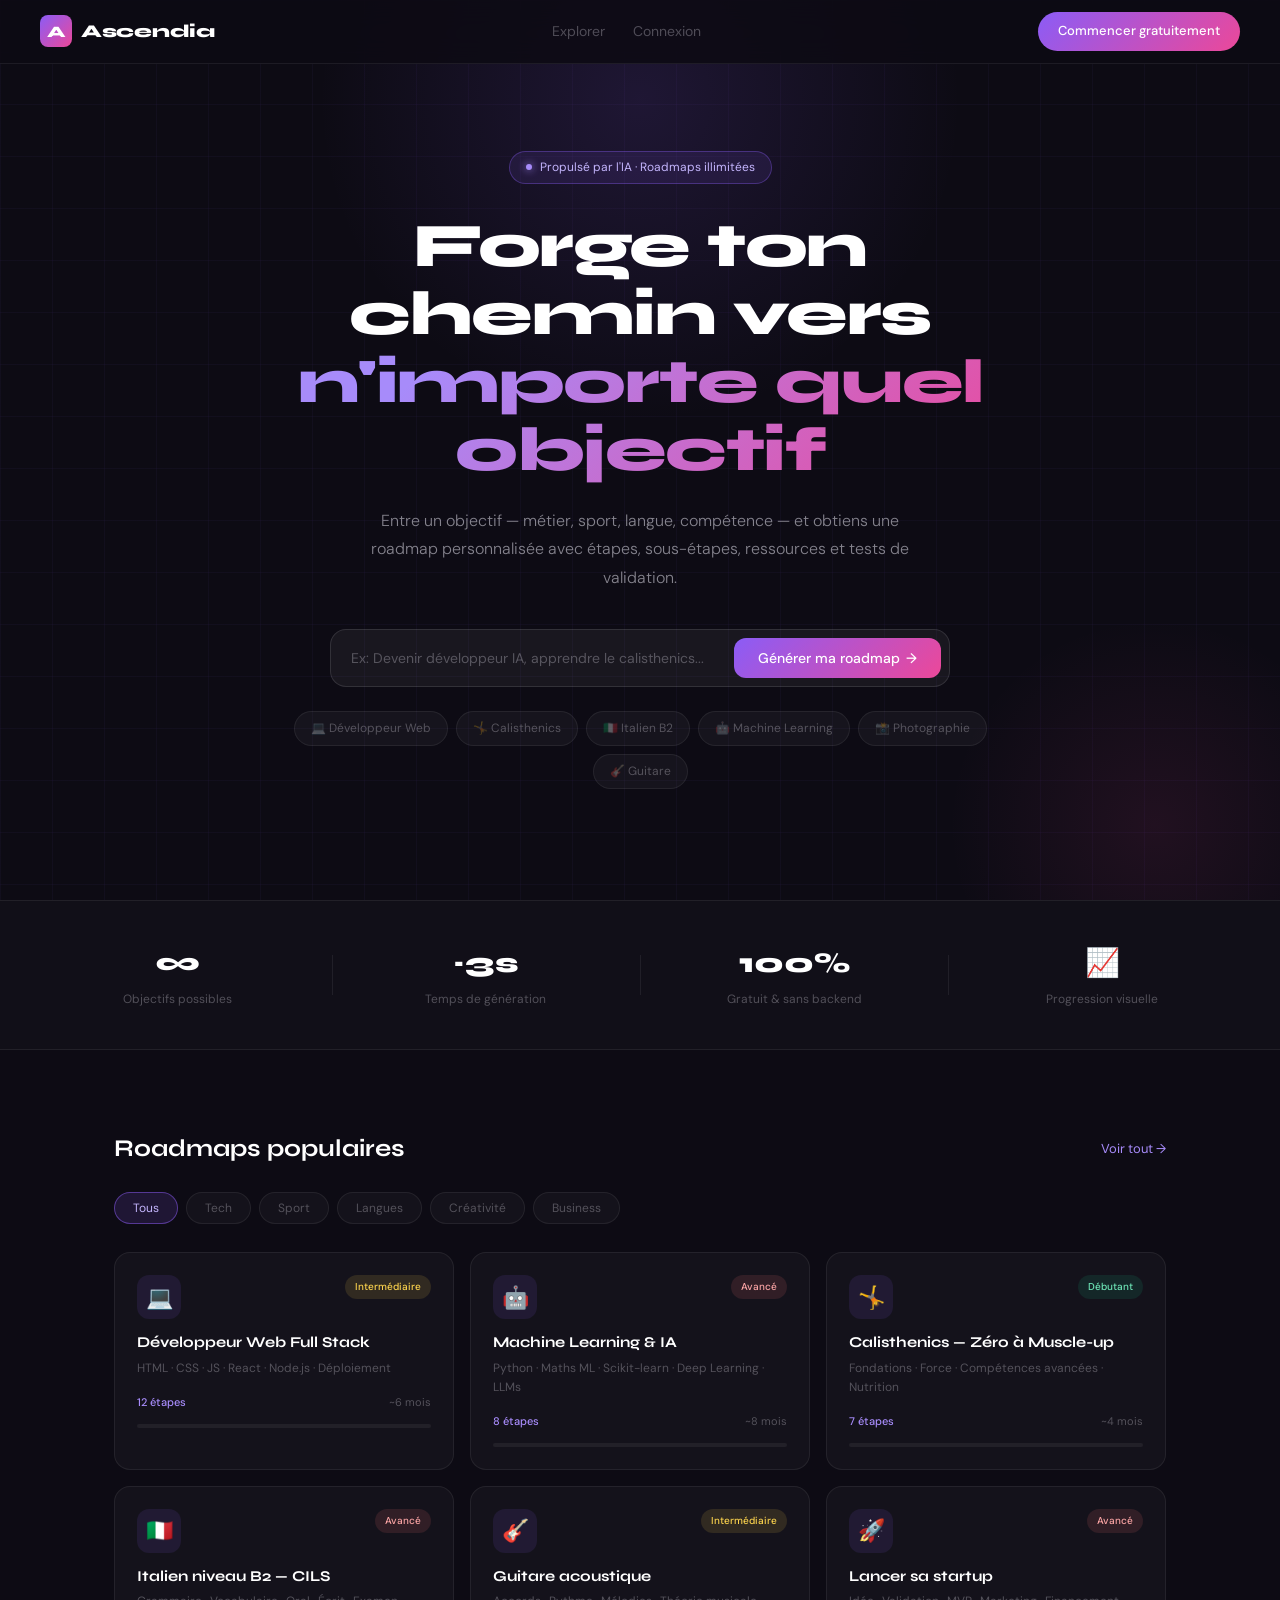
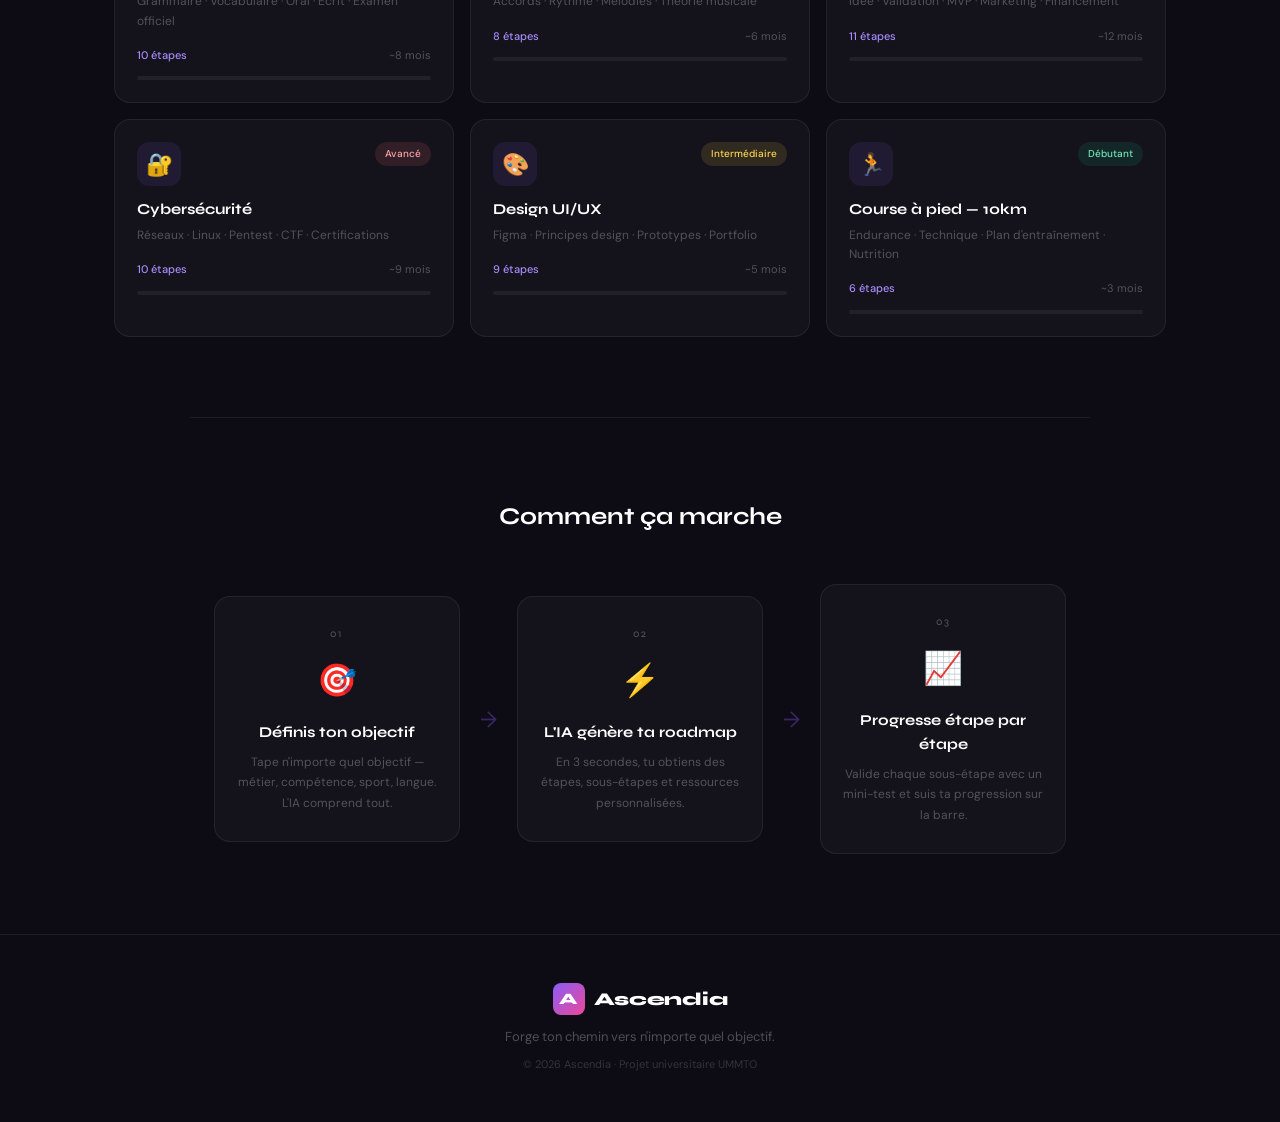
<file: index.html>
<!doctype html>
<html lang="fr">
  <head>
    <meta charset="UTF-8" />
    <meta name="viewport" content="width=device-width, initial-scale=1.0" />
    <title>Ascendia — Forge ton chemin</title>
    <link rel="preconnect" href="https://fonts.googleapis.com" />
    <link
      href="https://fonts.googleapis.com/css2?family=Syne:wght@400;700;800&family=DM+Sans:ital,wght@0,300;0,400;0,500;1,300&display=swap"
      rel="stylesheet"
    />
    <link rel="stylesheet" href="global.css" />
    <link rel="stylesheet" href="index.css" />
  </head>
  <body>
    <!-- ══════════════════════════════
       NAVIGATION
  ══════════════════════════════ -->
    <nav id="navbar">
      <div class="nav-inner">
        <a href="index.html" class="nav-logo">
          <span class="logo-mark">A</span>
          <span class="logo-text">Ascendia</span>
        </a>
        <div class="nav-links">
          <a href="">Explorer</a>
          <a href="PageConnexion.html">Connexion</a>
        </div>
        <a href="PageAuthentification.html" class="nav-cta"
          >Commencer gratuitement</a
        >
      </div>
    </nav>

    <main>
      <!-- ══════════════════════════════
         HERO
    ══════════════════════════════ -->
      <section class="hero">
        <div class="hero-bg">
          <div class="orb orb-1"></div>
          <div class="orb orb-2"></div>
          <div class="grid-overlay"></div>
        </div>

        <div class="hero-content">
          <div class="hero-chip">
            <span class="chip-dot"></span>
            Propulsé par l'IA · Roadmaps illimitées
          </div>

          <h1 class="hero-title">
            Forge ton chemin vers
            <span class="title-gradient">n'importe quel objectif</span>
          </h1>

          <p class="hero-sub">
            Entre un objectif — métier, sport, langue, compétence — et obtiens
            une roadmap personnalisée avec étapes, sous-étapes, ressources et
            tests de validation.
          </p>

          <div class="search-wrap">
            <input
              type="text"
              class="search-input"
              placeholder="Ex: Devenir développeur IA, apprendre le calisthenics..."
            />
            <button class="search-btn">
              Générer ma roadmap <span class="btn-arrow">→</span>
            </button>
          </div>

          <div class="suggestions">
            <span class="sug">💻 Développeur Web</span>
            <span class="sug">🤸 Calisthenics</span>
            <span class="sug">🇮🇹 Italien B2</span>
            <span class="sug">🤖 Machine Learning</span>
            <span class="sug">📸 Photographie</span>
            <span class="sug">🎸 Guitare</span>
          </div>
        </div>
      </section>

      <!-- ══════════════════════════════
         STATS
    ══════════════════════════════ -->
      <section class="stats-section">
        <div class="stat-item">
          <div class="stat-num">∞</div>
          <div class="stat-label">Objectifs possibles</div>
        </div>
        <div class="stat-divider"></div>
        <div class="stat-item">
          <div class="stat-num">~3s</div>
          <div class="stat-label">Temps de génération</div>
        </div>
        <div class="stat-divider"></div>
        <div class="stat-item">
          <div class="stat-num">100%</div>
          <div class="stat-label">Gratuit & sans backend</div>
        </div>
        <div class="stat-divider"></div>
        <div class="stat-item">
          <div class="stat-num">📈</div>
          <div class="stat-label">Progression visuelle</div>
        </div>
      </section>

      <!-- ══════════════════════════════
         ROADMAPS POPULAIRES
    ══════════════════════════════ -->
      <section class="cards-section">
        <div class="section-header">
          <h2 class="section-title">Roadmaps populaires</h2>
          <a href="content/explorer.html" class="section-more">Voir tout →</a>
        </div>

        <div class="filter-bar">
          <button class="filter-btn active">Tous</button>
          <button class="filter-btn">Tech</button>
          <button class="filter-btn">Sport</button>
          <button class="filter-btn">Langues</button>
          <button class="filter-btn">Créativité</button>
          <button class="filter-btn">Business</button>
        </div>

        <div class="cards-grid">
          <a href="content/roadmap.html" class="road-card">
            <div class="card-top">
              <div class="card-icon">💻</div>
              <span class="card-badge badge-medium">Intermédiaire</span>
            </div>
            <div class="card-name">Développeur Web Full Stack</div>
            <div class="card-desc">
              HTML · CSS · JS · React · Node.js · Déploiement
            </div>
            <div class="card-footer">
              <span class="card-meta">12 étapes</span>
              <span class="card-time">~6 mois</span>
            </div>
            <div class="card-bar">
              <div class="card-bar-fill" style="width: 0%"></div>
            </div>
          </a>

          <a href="content/roadmap.html" class="road-card">
            <div class="card-top">
              <div class="card-icon">🤖</div>
              <span class="card-badge badge-hard">Avancé</span>
            </div>
            <div class="card-name">Machine Learning & IA</div>
            <div class="card-desc">
              Python · Maths ML · Scikit-learn · Deep Learning · LLMs
            </div>
            <div class="card-footer">
              <span class="card-meta">8 étapes</span>
              <span class="card-time">~8 mois</span>
            </div>
            <div class="card-bar">
              <div class="card-bar-fill" style="width: 0%"></div>
            </div>
          </a>

          <a href="content/roadmap.html" class="road-card">
            <div class="card-top">
              <div class="card-icon">🤸</div>
              <span class="card-badge badge-easy">Débutant</span>
            </div>
            <div class="card-name">Calisthenics — Zéro à Muscle-up</div>
            <div class="card-desc">
              Fondations · Force · Compétences avancées · Nutrition
            </div>
            <div class="card-footer">
              <span class="card-meta">7 étapes</span>
              <span class="card-time">~4 mois</span>
            </div>
            <div class="card-bar">
              <div class="card-bar-fill" style="width: 0%"></div>
            </div>
          </a>

          <a href="content/roadmap.html" class="road-card">
            <div class="card-top">
              <div class="card-icon">🇮🇹</div>
              <span class="card-badge badge-hard">Avancé</span>
            </div>
            <div class="card-name">Italien niveau B2 — CILS</div>
            <div class="card-desc">
              Grammaire · Vocabulaire · Oral · Écrit · Examen officiel
            </div>
            <div class="card-footer">
              <span class="card-meta">10 étapes</span>
              <span class="card-time">~8 mois</span>
            </div>
            <div class="card-bar">
              <div class="card-bar-fill" style="width: 0%"></div>
            </div>
          </a>

          <a href="content/roadmap.html" class="road-card">
            <div class="card-top">
              <div class="card-icon">🎸</div>
              <span class="card-badge badge-medium">Intermédiaire</span>
            </div>
            <div class="card-name">Guitare acoustique</div>
            <div class="card-desc">
              Accords · Rythme · Mélodies · Théorie musicale
            </div>
            <div class="card-footer">
              <span class="card-meta">8 étapes</span>
              <span class="card-time">~6 mois</span>
            </div>
            <div class="card-bar">
              <div class="card-bar-fill" style="width: 0%"></div>
            </div>
          </a>

          <a href="content/roadmap.html" class="road-card">
            <div class="card-top">
              <div class="card-icon">🚀</div>
              <span class="card-badge badge-hard">Avancé</span>
            </div>
            <div class="card-name">Lancer sa startup</div>
            <div class="card-desc">
              Idée · Validation · MVP · Marketing · Financement
            </div>
            <div class="card-footer">
              <span class="card-meta">11 étapes</span>
              <span class="card-time">~12 mois</span>
            </div>
            <div class="card-bar">
              <div class="card-bar-fill" style="width: 0%"></div>
            </div>
          </a>

          <a href="content/roadmap.html" class="road-card">
            <div class="card-top">
              <div class="card-icon">🔐</div>
              <span class="card-badge badge-hard">Avancé</span>
            </div>
            <div class="card-name">Cybersécurité</div>
            <div class="card-desc">
              Réseaux · Linux · Pentest · CTF · Certifications
            </div>
            <div class="card-footer">
              <span class="card-meta">10 étapes</span>
              <span class="card-time">~9 mois</span>
            </div>
            <div class="card-bar">
              <div class="card-bar-fill" style="width: 0%"></div>
            </div>
          </a>

          <a href="content/roadmap.html" class="road-card">
            <div class="card-top">
              <div class="card-icon">🎨</div>
              <span class="card-badge badge-medium">Intermédiaire</span>
            </div>
            <div class="card-name">Design UI/UX</div>
            <div class="card-desc">
              Figma · Principes design · Prototypes · Portfolio
            </div>
            <div class="card-footer">
              <span class="card-meta">9 étapes</span>
              <span class="card-time">~5 mois</span>
            </div>
            <div class="card-bar">
              <div class="card-bar-fill" style="width: 0%"></div>
            </div>
          </a>

          <a href="content/roadmap.html" class="road-card">
            <div class="card-top">
              <div class="card-icon">🏃</div>
              <span class="card-badge badge-easy">Débutant</span>
            </div>
            <div class="card-name">Course à pied — 10km</div>
            <div class="card-desc">
              Endurance · Technique · Plan d'entraînement · Nutrition
            </div>
            <div class="card-footer">
              <span class="card-meta">6 étapes</span>
              <span class="card-time">~3 mois</span>
            </div>
            <div class="card-bar">
              <div class="card-bar-fill" style="width: 0%"></div>
            </div>
          </a>
        </div>
      </section>

      <!-- ══════════════════════════════
         COMMENT ÇA MARCHE
    ══════════════════════════════ -->
      <section class="how-section">
        <h2
          class="section-title"
          style="text-align: center; margin-bottom: 48px"
        >
          Comment ça marche
        </h2>
        <div class="how-steps">
          <div class="how-step">
            <div class="how-num">01</div>
            <div class="how-icon">🎯</div>
            <h3>Définis ton objectif</h3>
            <p>
              Tape n'importe quel objectif — métier, compétence, sport, langue.
              L'IA comprend tout.
            </p>
          </div>

          <div class="how-arrow">→</div>

          <div class="how-step">
            <div class="how-num">02</div>
            <div class="how-icon">⚡</div>
            <h3>L'IA génère ta roadmap</h3>
            <p>
              En 3 secondes, tu obtiens des étapes, sous-étapes et ressources
              personnalisées.
            </p>
          </div>

          <div class="how-arrow">→</div>

          <div class="how-step">
            <div class="how-num">03</div>
            <div class="how-icon">📈</div>
            <h3>Progresse étape par étape</h3>
            <p>
              Valide chaque sous-étape avec un mini-test et suis ta progression
              sur la barre.
            </p>
          </div>
        </div>
      </section>
    </main>

    <!-- ══════════════════════════════
       FOOTER
  ══════════════════════════════ -->
    <footer class="footer">
      <div class="footer-inner">
        <div
          class="nav-logo"
          style="justify-content: center; margin-bottom: 12px"
        >
          <span class="logo-mark">A</span>
          <span class="logo-text">Ascendia</span>
        </div>
        <p class="footer-sub">Forge ton chemin vers n'importe quel objectif.</p>
        <p class="footer-copy">© 2026 Ascendia · Projet universitaire UMMTO</p>
      </div>
    </footer>
  </body>
</html>
</file>
<file: global.css>
/* ═══════════════════════════════════════
   ASCENDIA — global.css
   Styles partagés sur toutes les pages
═══════════════════════════════════════ */

:root {
  --bg:       #0d0b14;
  --bg2:      #13111a;
  --bg3:      #1a1630;
  --border:   rgba(255,255,255,0.07);
  --border-p: rgba(139,92,246,0.3);
  --text:     #e8e6f0;
  --text-2:   rgba(232,230,240,0.55);
  --text-3:   rgba(232,230,240,0.3);
  --purple:   #8b5cf6;
  --purple-l: #a78bfa;
  --pink:     #ec4899;
  --green:    #10b981;
  --radius-sm: 8px;
  --radius-md: 12px;
  --radius-lg: 16px;
  --font-head: 'Syne', sans-serif;
  --font-body: 'DM Sans', sans-serif;
}

*, *::before, *::after { box-sizing: border-box; margin: 0; padding: 0; }
html { scroll-behavior: smooth; }

body {
  font-family: var(--font-body);
  background: var(--bg);
  color: var(--text);
  min-height: 100vh;
  line-height: 1.6;
  overflow-x: hidden;
}

a { text-decoration: none; color: inherit; }
button { font-family: var(--font-body); cursor: pointer; border: none; background: none; }
input  { font-family: var(--font-body); }

/* ── Scrollbar ── */
::-webkit-scrollbar { width: 6px; }
::-webkit-scrollbar-track { background: var(--bg); }
::-webkit-scrollbar-thumb { background: rgba(139,92,246,0.3); border-radius: 3px; }

/* ══════════════════════════════
   NAVBAR
══════════════════════════════ */
#navbar {
  position: fixed;
  top: 0; left: 0; right: 0;
  z-index: 100;
  padding: 0 32px;
  height: 64px;
  display: flex;
  align-items: center;
  background: rgba(13,11,20,0.88);
  backdrop-filter: blur(14px);
  -webkit-backdrop-filter: blur(14px);
  border-bottom: 0.5px solid var(--border);
}

.nav-inner {
  width: 100%;
  max-width: 1200px;
  margin: 0 auto;
  display: flex;
  align-items: center;
  justify-content: space-between;
}

.nav-logo {
  display: flex;
  align-items: center;
  gap: 9px;
}

.logo-mark {
  width: 32px;
  height: 32px;
  border-radius: 8px;
  background: linear-gradient(135deg, var(--purple), var(--pink));
  display: flex;
  align-items: center;
  justify-content: center;
  font-family: var(--font-head);
  font-weight: 800;
  font-size: 16px;
  color: #fff;
  flex-shrink: 0;
}

.logo-text {
  font-family: var(--font-head);
  font-size: 18px;
  font-weight: 800;
  color: #fff;
  letter-spacing: -0.3px;
}

.nav-links {
  display: flex;
  gap: 28px;
  font-size: 14px;
  color: var(--text-3);
}

.nav-links a { transition: color 0.2s; }
.nav-links a:hover { color: var(--text); }

.nav-cta {
  background: linear-gradient(135deg, var(--purple), var(--pink));
  color: #fff;
  padding: 9px 20px;
  border-radius: 100px;
  font-size: 13px;
  font-weight: 500;
  transition: opacity 0.2s, transform 0.2s;
  display: inline-block;
}

.nav-cta:hover { opacity: 0.9; transform: scale(1.02); }

/* ══════════════════════════════
   FOOTER
══════════════════════════════ */
.footer {
  border-top: 0.5px solid var(--border);
  padding: 48px 24px;
  text-align: center;
}

.footer-inner { max-width: 400px; margin: 0 auto; }
.footer-sub  { font-size: 13px; color: var(--text-3); margin-bottom: 8px; }
.footer-copy { font-size: 11px; color: rgba(232,230,240,0.18); }

/* ══════════════════════════════
   RESPONSIVE
══════════════════════════════ */
@media (max-width: 768px) {
  #navbar { padding: 0 16px; }
  .nav-links { display: none; }
}
</file>
<file: index.css>
/* ═══════════════════════════════════════
   ASCENDIA — index.css
═══════════════════════════════════════ */

/* ══ HERO ══ */
.hero {
  position: relative;
  min-height: 100vh;
  display: flex;
  align-items: center;
  justify-content: center;
  padding: 120px 24px 80px;
  overflow: hidden;
}

.hero-bg { position: absolute; inset: 0; z-index: 0; pointer-events: none; }

.orb { position: absolute; border-radius: 50%; pointer-events: none; }

.orb-1 {
  width: 700px; height: 700px;
  top: -250px; left: 50%; transform: translateX(-50%);
  background: radial-gradient(circle, rgba(139,92,246,0.14) 0%, transparent 65%);
  animation: orbFloat 9s ease-in-out infinite;
}

.orb-2 {
  width: 450px; height: 450px;
  bottom: -150px; right: -100px;
  background: radial-gradient(circle, rgba(236,72,153,0.09) 0%, transparent 65%);
  animation: orbFloat 11s ease-in-out infinite reverse;
}

@keyframes orbFloat {
  0%,100% { transform: translateX(-50%) translateY(0);    }
  50%     { transform: translateX(-50%) translateY(-28px); }
}

.grid-overlay {
  position: absolute; inset: 0;
  background-image:
    linear-gradient(rgba(139,92,246,0.045) 1px, transparent 1px),
    linear-gradient(90deg, rgba(139,92,246,0.045) 1px, transparent 1px);
  background-size: 52px 52px;
}

.hero-content {
  position: relative; z-index: 1;
  text-align: center;
  max-width: 740px; width: 100%;
}

/* Chip */
.hero-chip {
  display: inline-flex; align-items: center; gap: 8px;
  background: rgba(139,92,246,0.11);
  border: 0.5px solid rgba(139,92,246,0.35);
  color: #c4b5fd; font-size: 12px;
  padding: 6px 16px; border-radius: 100px;
  margin-bottom: 28px;
  opacity: 0; animation: fadeUp 0.6s ease forwards 0.1s;
}

.chip-dot {
  width: 6px; height: 6px; border-radius: 50%; flex-shrink: 0;
  background: #a78bfa; box-shadow: 0 0 8px #a78bfa;
  animation: chipPulse 2.2s ease-in-out infinite;
}

@keyframes chipPulse {
  0%,100% { box-shadow: 0 0 4px #a78bfa;  }
  50%     { box-shadow: 0 0 14px #a78bfa; }
}

/* Titre */
.hero-title {
  font-family: var(--font-head);
  font-size: clamp(34px, 5.5vw, 62px);
  font-weight: 800; line-height: 1.1; letter-spacing: -1.5px;
  color: #fff; margin-bottom: 22px;
  opacity: 0; animation: fadeUp 0.6s ease forwards 0.25s;
}

.title-gradient {
  background: linear-gradient(135deg, #a78bfa 20%, #ec4899);
  -webkit-background-clip: text; -webkit-text-fill-color: transparent;
  background-clip: text; display: block;
}

/* Sous-titre */
.hero-sub {
  font-size: 16px; font-weight: 300; color: var(--text-2);
  max-width: 540px; margin: 0 auto 36px; line-height: 1.8;
  opacity: 0; animation: fadeUp 0.6s ease forwards 0.4s;
}

/* Recherche */
.search-wrap {
  display: flex; align-items: center;
  background: rgba(255,255,255,0.05);
  border: 0.5px solid rgba(255,255,255,0.11);
  border-radius: var(--radius-lg);
  padding: 8px 8px 8px 20px;
  max-width: 620px; margin: 0 auto 24px; gap: 10px;
  transition: border-color 0.3s, background 0.3s;
  opacity: 0; animation: fadeUp 0.6s ease forwards 0.55s;
}

.search-wrap:focus-within {
  border-color: rgba(139,92,246,0.5);
  background: rgba(139,92,246,0.07);
}

.search-input {
  flex: 1; background: transparent; border: none; outline: none;
  font-size: 14px; color: var(--text); min-width: 0;
}

.search-input::placeholder { color: var(--text-3); }

.search-btn {
  background: linear-gradient(135deg, var(--purple), var(--pink));
  color: #fff; padding: 11px 24px; border-radius: var(--radius-md);
  font-size: 14px; font-weight: 500; white-space: nowrap;
  transition: transform 0.2s, opacity 0.2s;
  display: flex; align-items: center; gap: 6px;
}

.search-btn:hover  { transform: scale(1.03); opacity: 0.95; }
.search-btn:active { transform: scale(0.98); }
.btn-arrow { transition: transform 0.2s; }
.search-btn:hover .btn-arrow { transform: translateX(4px); }

/* Suggestions */
.suggestions {
  display: flex; flex-wrap: wrap; gap: 8px; justify-content: center;
  opacity: 0; animation: fadeUp 0.6s ease forwards 0.7s;
}

.sug {
  padding: 7px 16px;
  background: rgba(255,255,255,0.04);
  border: 0.5px solid var(--border);
  border-radius: 100px; font-size: 12px; color: var(--text-3);
  cursor: pointer; transition: all 0.2s; display: inline-block;
}

.sug:hover {
  background: rgba(139,92,246,0.11);
  border-color: rgba(139,92,246,0.4);
  color: #c4b5fd; transform: translateY(-1px);
}

/* ══ STATS ══ */
.stats-section {
  display: flex; align-items: center; justify-content: center;
  padding: 28px 24px;
  border-top: 0.5px solid var(--border);
  border-bottom: 0.5px solid var(--border);
  background: rgba(255,255,255,0.015);
}

.stat-item { flex: 1; text-align: center; padding: 12px 24px; }

.stat-num {
  font-family: var(--font-head);
  font-size: 28px; font-weight: 800; color: #fff; margin-bottom: 4px;
}

.stat-label { font-size: 12px; color: var(--text-3); }

.stat-divider { width: 0.5px; height: 40px; background: var(--border); flex-shrink: 0; }

/* ══ SECTION ROADMAPS ══ */
.cards-section {
  padding: 80px 24px;
  max-width: 1100px; margin: 0 auto;
}

.section-header {
  display: flex; align-items: center; justify-content: space-between;
  margin-bottom: 24px;
}

.section-title {
  font-family: var(--font-head);
  font-size: 24px; font-weight: 700; color: #fff;
}

.section-more { font-size: 13px; color: #a78bfa; transition: opacity 0.2s; }
.section-more:hover { opacity: 0.7; }

/* Filtres */
.filter-bar { display: flex; gap: 8px; margin-bottom: 28px; flex-wrap: wrap; }

.filter-btn {
  padding: 7px 18px; border-radius: 100px; font-size: 12px;
  border: 0.5px solid var(--border); color: var(--text-3);
  background: rgba(255,255,255,0.03); transition: all 0.2s;
}

.filter-btn:hover { border-color: rgba(139,92,246,0.35); color: var(--text); }

.filter-btn.active {
  background: rgba(139,92,246,0.14);
  border-color: rgba(139,92,246,0.5); color: #c4b5fd;
}

/* Grille */
.cards-grid {
  display: grid;
  grid-template-columns: repeat(3, 1fr);
  gap: 16px;
}

/* Carte */
.road-card {
  background: rgba(255,255,255,0.03);
  border: 0.5px solid var(--border);
  border-radius: var(--radius-lg);
  padding: 22px; display: block;
  text-decoration: none; color: inherit;
  position: relative; overflow: hidden;
  transition: border-color 0.25s, transform 0.25s;
}

.road-card::before {
  content: ''; position: absolute; inset: 0;
  background: linear-gradient(135deg, rgba(139,92,246,0.07), transparent);
  opacity: 0; transition: opacity 0.25s;
  pointer-events: none; border-radius: var(--radius-lg);
}

.road-card:hover { border-color: rgba(139,92,246,0.38); transform: translateY(-3px); }
.road-card:hover::before { opacity: 1; }

.card-top {
  display: flex; align-items: flex-start; justify-content: space-between;
  margin-bottom: 14px;
}

.card-icon {
  width: 44px; height: 44px; border-radius: 12px;
  background: rgba(139,92,246,0.11);
  display: flex; align-items: center; justify-content: center; font-size: 22px;
}

.card-badge {
  font-size: 10px; padding: 4px 10px;
  border-radius: 100px; font-weight: 500; white-space: nowrap;
}

.badge-easy   { background: rgba(16,185,129,0.12);  color: #6ee7b7; }
.badge-medium { background: rgba(252,211,77,0.12);   color: #fcd34d; }
.badge-hard   { background: rgba(248,113,113,0.12);  color: #fca5a5; }

.card-name {
  font-family: var(--font-head);
  font-size: 15px; font-weight: 700; color: #fff;
  margin-bottom: 6px; line-height: 1.3;
}

.card-desc { font-size: 12px; color: var(--text-3); line-height: 1.6; margin-bottom: 16px; }

.card-footer {
  display: flex; align-items: center; justify-content: space-between;
  margin-bottom: 12px;
}

.card-meta { font-size: 11px; color: #a78bfa; font-weight: 500; }
.card-time { font-size: 11px; color: var(--text-3); }

/* Barre de progression */
.card-bar { height: 4px; background: rgba(255,255,255,0.06); border-radius: 100px; overflow: hidden; }

.card-bar-fill {
  height: 100%; border-radius: 100px;
  background: linear-gradient(90deg, var(--purple), var(--pink));
}

/* ══ COMMENT ÇA MARCHE ══ */
.how-section {
  padding: 80px 24px; max-width: 900px; margin: 0 auto;
  border-top: 0.5px solid var(--border);
}

.how-steps { display: flex; align-items: center; gap: 20px; }

.how-step {
  flex: 1;
  background: rgba(255,255,255,0.03);
  border: 0.5px solid var(--border);
  border-radius: var(--radius-lg);
  padding: 28px 22px; text-align: center;
  transition: border-color 0.3s, transform 0.3s;
}

.how-step:hover { border-color: rgba(139,92,246,0.3); transform: translateY(-2px); }

.how-num { font-family: var(--font-head); font-size: 11px; letter-spacing: 2px; color: var(--text-3); margin-bottom: 12px; }
.how-icon { font-size: 32px; margin-bottom: 14px; display: block; }

.how-step h3 {
  font-family: var(--font-head);
  font-size: 15px; font-weight: 700; color: #fff; margin-bottom: 8px;
}

.how-step p { font-size: 12px; color: var(--text-3); line-height: 1.7; }

.how-arrow { font-size: 22px; color: rgba(139,92,246,0.35); flex-shrink: 0; user-select: none; }

/* ══ ANIMATIONS ══ */
@keyframes fadeUp {
  from { opacity: 0; transform: translateY(16px); }
  to   { opacity: 1; transform: translateY(0);    }
}

/* ══ RESPONSIVE ══ */
@media (max-width: 900px) { .cards-grid { grid-template-columns: repeat(2,1fr); } }

@media (max-width: 600px) {
  .hero { padding: 100px 16px 60px; }
  .cards-grid { grid-template-columns: 1fr; }
  .cards-section, .how-section { padding: 48px 16px; }
  .stats-section { flex-wrap: wrap; }
  .stat-divider { display: none; }
  .stat-item { min-width: 50%; }
  .how-steps { flex-direction: column; }
  .how-arrow { transform: rotate(90deg); }
}
</file>
